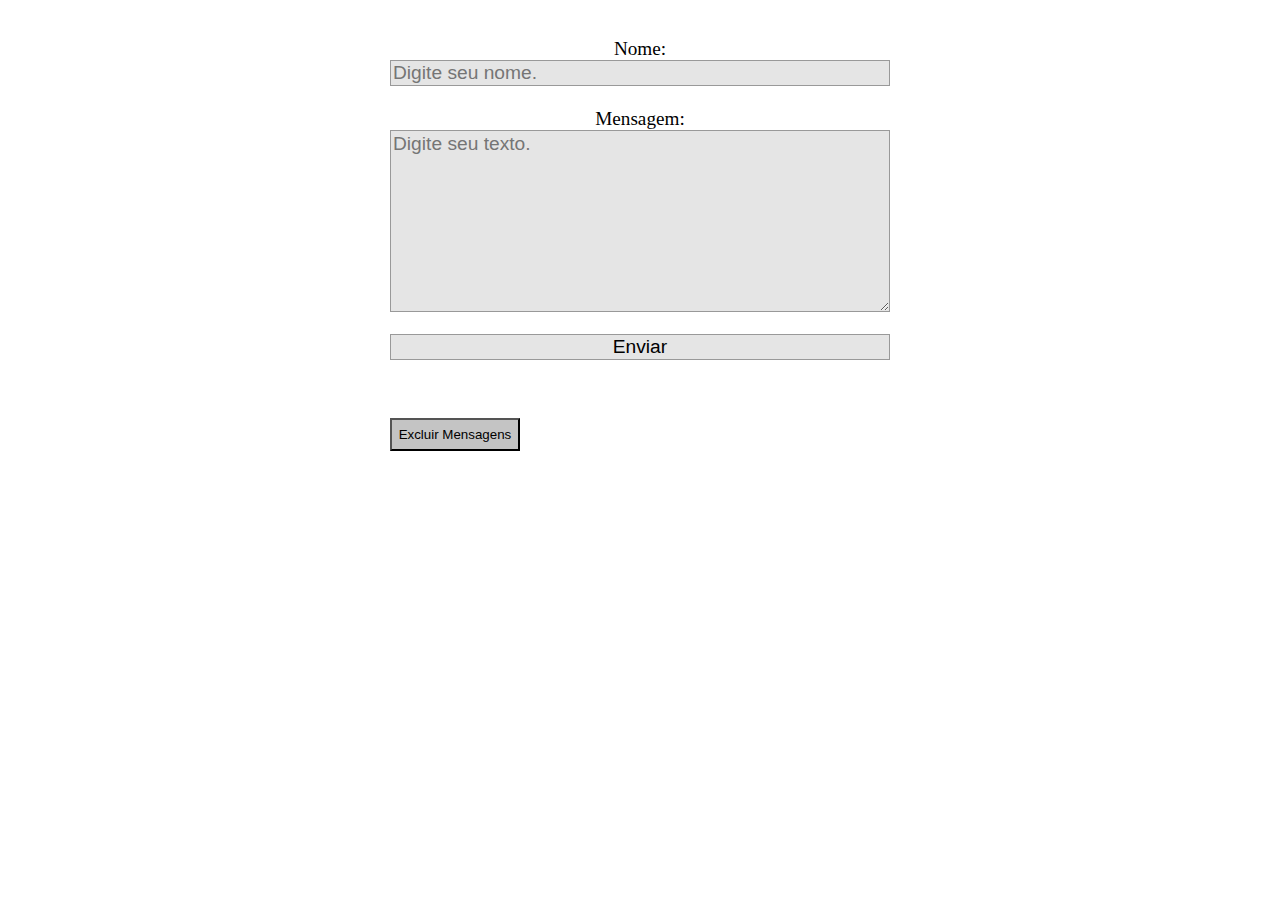
<file: Exercício Aula DOM/index.html>
<!DOCTYPE html>
<html lang="pt-br">

<head>
    <meta charset="UTF-8">
    <meta name="viewport" content="width=device-width, initial-scale=1.0">
    <link rel="stylesheet" href="style.css">
    <link href="https://fonts.google.com/specimen/Darker+Grotesque">
    <title>Document</title>
</head>
<div class="body" id="id-div">

</div>

<body>
    <script src="script.js" defer></script>
    <form method="POST">
        <label for="nome">Nome:</label>
        <input id="idnome" type="text" name="nome" placeholder="Digite seu nome.">
        <br>
        <label for="texto"> Mensagem:</label>
        <textarea id="idtexto" name="texto" placeholder="Digite seu texto." rows="8"></textarea>
        <br>
        <input id="idenviar" type="submit" class="enviar" value="Enviar">
    </form>
    <br>
    <div class="corpo" id="idcorpo">
        <button type="reset" class="apagarTudo" onclick="ApagarTudo()">Excluir Mensagens</button>
        <br>
        <div class="cards" id="idcards">
            <h1 id="registros"></h1>
        </div>
    </div>
</body>

</html>
</file>
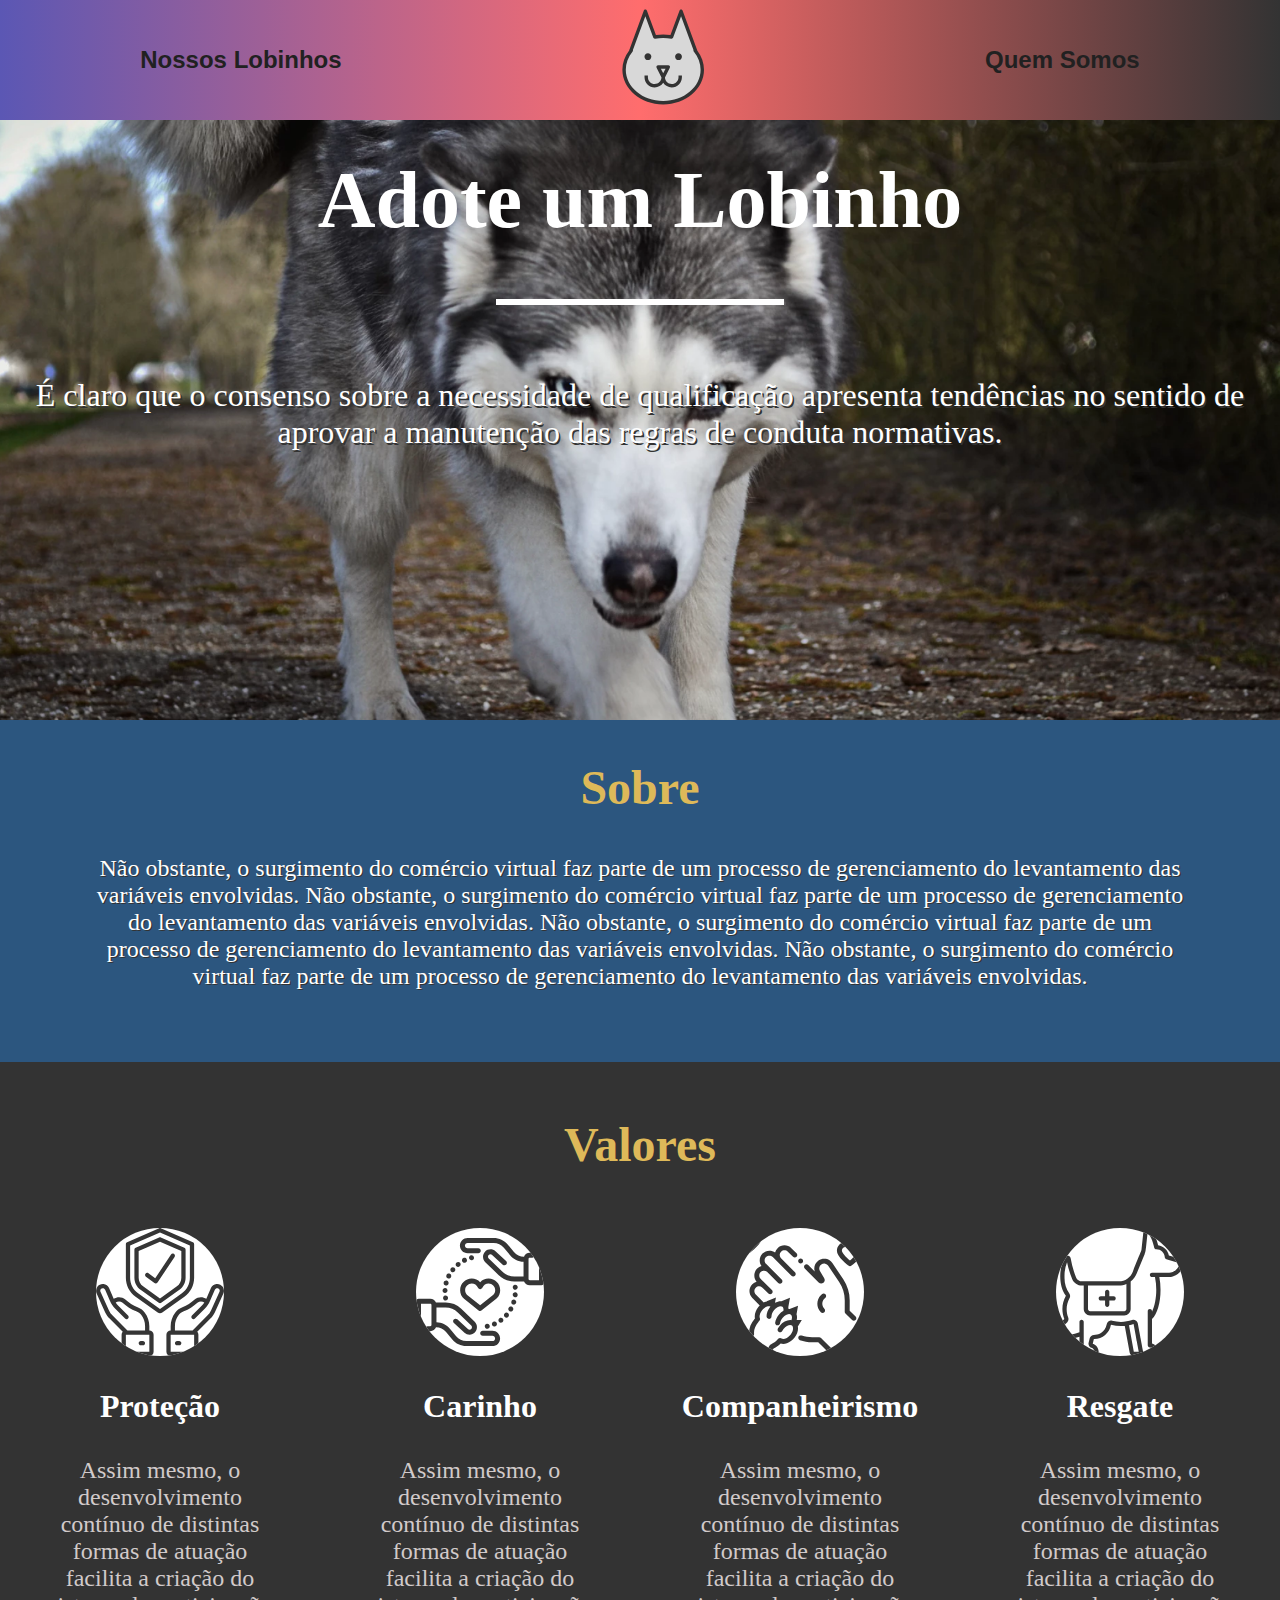
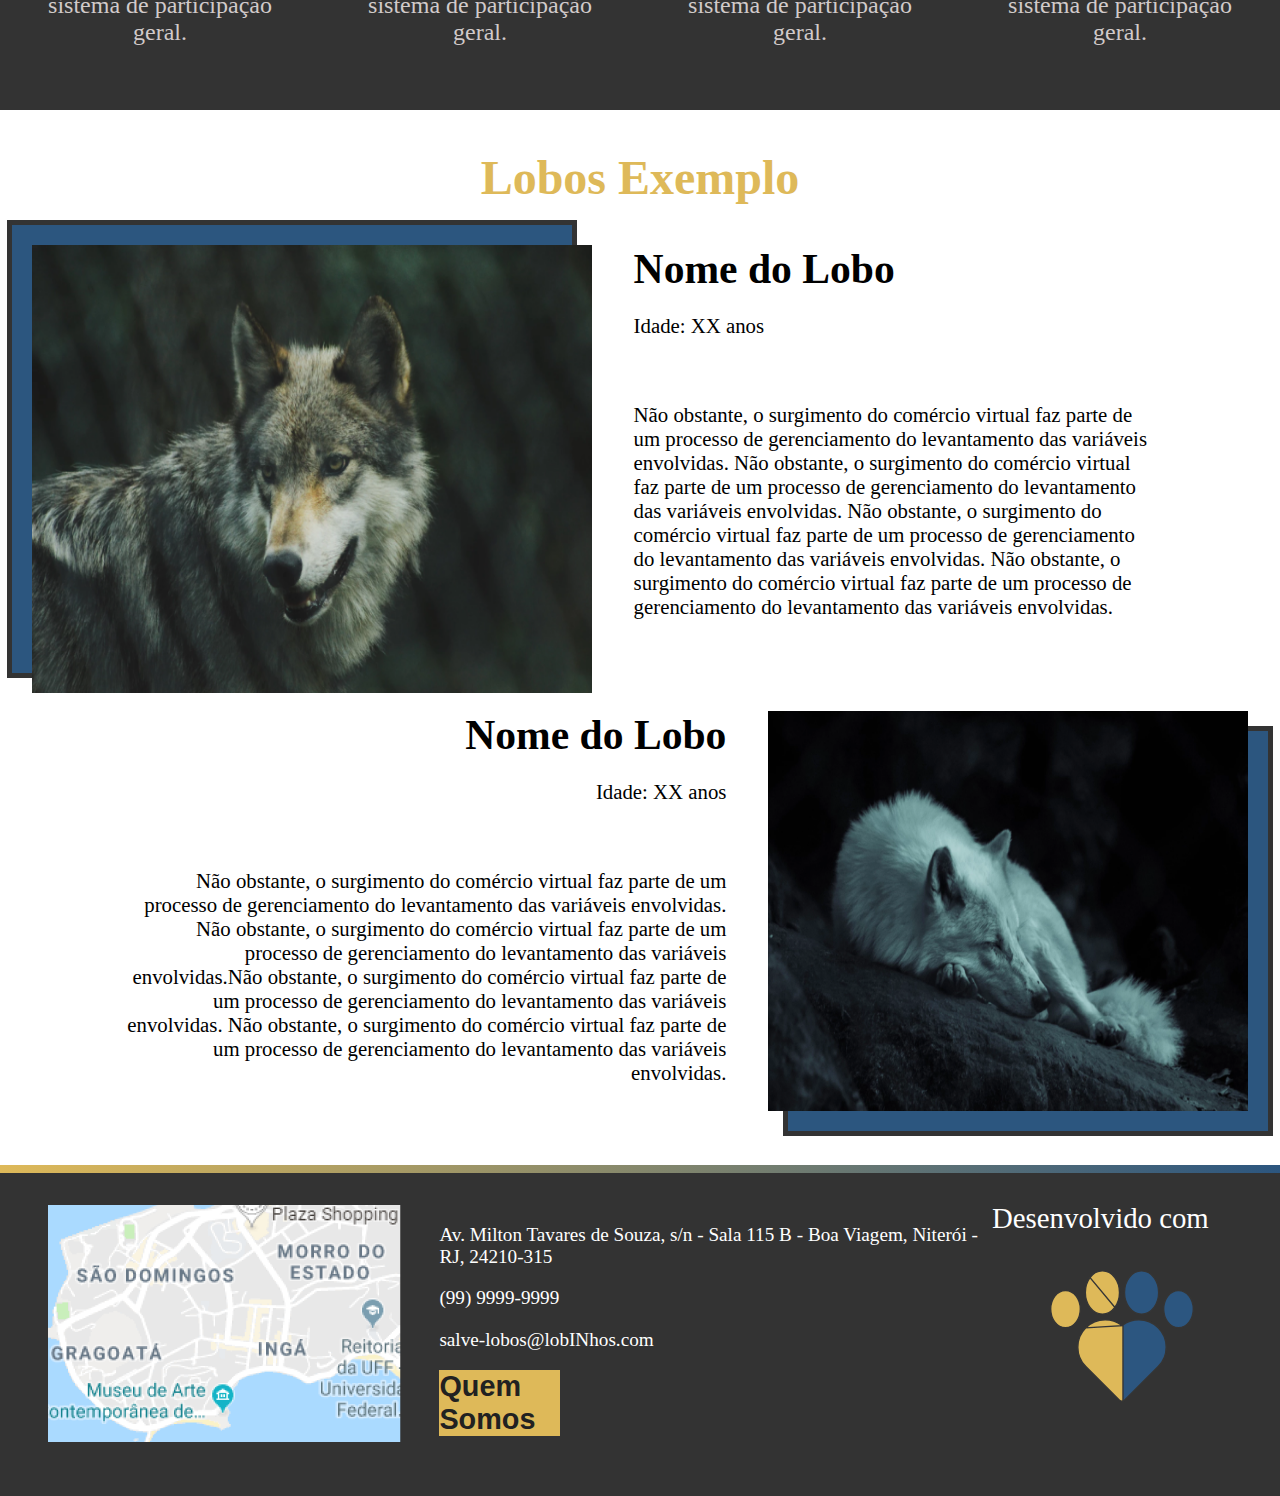
<file: Exercício Aula CSS/projeto-site-lobin/index.html>
<!DOCTYPE html>
<html lang="pt-br">

<head>
    <meta charset="UTF-8">
    <meta name="viewport" content="width=device-width, initial-scale=1.0">
    <link rel="stylesheet" href="style.css">
    <link href="https://fonts.google.com/specimen/Darker+Grotesque">
    <title>Document</title>
</head>

<body>
    <header>
        <a href="#"><b>Nossos Lobinhos</b></a>
        <a href="#"><img src="images/Logo.svg"></a>
        <a href="#"><b>Quem Somos</b></a>
    </header>
    <main>
        <section class="info">
            <div id="inicio">
                <h1>Adote um Lobinho</h1>
                <hr id="divisao"></hr>
                <p>É claro que o consenso sobre a necessidade de qualificação apresenta tendências no sentido de aprovar a manutenção das regras de conduta normativas.</p>
            </div>
        </section>
        <section class="sobre">
            <div>
                <h2>Sobre</h2>
                <p id="aboutFrase">Não obstante, o surgimento do comércio virtual faz parte de um processo de gerenciamento do levantamento das variáveis envolvidas. Não obstante, o surgimento do comércio virtual faz parte de um processo de gerenciamento do levantamento
                    das variáveis envolvidas. Não obstante, o surgimento do comércio virtual faz parte de um processo de gerenciamento do levantamento das variáveis envolvidas. Não obstante, o surgimento do comércio virtual faz parte de um processo de
                    gerenciamento do levantamento das variáveis envolvidas.
                </p>
            </div>
        </section>
        <section class="valores">
            <h2>Valores</h2>
            <div class="imagensD">
                <div class="divisaoImagens">
                    <figure>
                        <img src="images/life-insurance.svg">
                        <h3>Proteção</h3>
                        <figcaption>Assim mesmo, o desenvolvimento contínuo de distintas formas de atuação facilita a criação do sistema de participação geral.</figcaption>
                    </figure>
                </div>
                <div class="divisaoImagens">
                    <figure>
                        <img src="images/care.svg">
                        <h3>Carinho</h3>
                        <figcaption>Assim mesmo, o desenvolvimento contínuo de distintas formas de atuação facilita a criação do sistema de participação geral.</figcaption>
                    </figure>
                </div>
                <div class="divisaoImagens">
                    <figure>
                        <img src="images/Group.svg">
                        <h3>Companheirismo</h3>
                        <figcaption>Assim mesmo, o desenvolvimento contínuo de distintas formas de atuação facilita a criação do sistema de participação geral.</figcaption>
                    </figure>
                </div>
                <div class="divisaoImagens">
                    <figure>
                        <img src="images/Rescue Dog.svg">
                        <h3>Resgate</h3>
                        <figcaption>Assim mesmo, o desenvolvimento contínuo de distintas formas de atuação facilita a criação do sistema de participação geral.</figcaption>
                    </figure>
                </div>
        </section>
        <section class="wolves">
            <h2>Lobos Exemplo</h2>
            <div class="lobo1">
                <div class="textoLobo">
                    <h3>Nome do Lobo</h3>
                    <p>Idade: XX anos</p>
                    <br>
                    <p>Não obstante, o surgimento do comércio virtual faz parte de um processo de gerenciamento do levantamento das variáveis envolvidas. Não obstante, o surgimento do comércio virtual faz parte de um processo de gerenciamento do levantamento
                        das variáveis envolvidas. Não obstante, o surgimento do comércio virtual faz parte de um processo de gerenciamento do levantamento das variáveis envolvidas. Não obstante, o surgimento do comércio virtual faz parte de um processo
                        de gerenciamento do levantamento das variáveis envolvidas.
                    </p>
                </div>
                <img src="images/image (1).png">
            </div>
            <br>
            <div class="lobo2">
                <div class="textoLobo2">
                    <h3>Nome do Lobo</h3>
                    <p>Idade: XX anos</p>
                    <br>
                    <p>Não obstante, o surgimento do comércio virtual faz parte de um processo de gerenciamento do levantamento das variáveis envolvidas. Não obstante, o surgimento do comércio virtual faz parte de um processo de gerenciamento do levantamento
                        das variáveis envolvidas.Não obstante, o surgimento do comércio virtual faz parte de um processo de gerenciamento do levantamento das variáveis envolvidas. Não obstante, o surgimento do comércio virtual faz parte de um processo
                        de gerenciamento do levantamento das variáveis envolvidas.
                    </p>
                </div>
                <img src="images/image (2).png">
            </div>
        </section>
    </main>
    <br>
    <br>
    <br>
    <div class="gradient"></div>
    <footer>
        <div class="local">
            <div class="textoContato">
                <p>Av. Milton Tavares de Souza, s/n - Sala 115 B - Boa Viagem, Niterói - RJ, 24210-315</p>
                <p>(99) 9999-9999</p>
                <p>salve-lobos@lobINhos.com</p>

                <div class="quemSomos">
                    <a href="#"><b>Quem Somos</b></a>
                </div>
            </div>
            <a href="https://goo.gl/maps/vBSrcKE4Eii394B96"><img src="images/mapa.PNG"></a>

        </div>
        <div class="comAmor">
            <p>Desenvolvido com</p>
            <img src="images/paws.svg">
        </div>
    </footer>
</body>

</html>
</file>
<file: Exercício Aula DOM/style.css>
form {
    display: flex;
    flex-flow: column;
    align-items: center;
    margin-top: 2em;
    font-size: 1.2em;
}

input, textarea {
    font: 1em sans-serif;
    background-color: #E5E5E5;
    width: 500px;
    -moz-box-sizing: border-box;
    box-sizing: border-box;
    border: 1px solid #999;
}
input:focus, textarea:focus {
    border-color: #000;
}

.corpo{
    margin: 0 auto;
    justify-content: center;
    width: 500px;
    background-color: white
}

div.cedula{
    display: flex;
    flex-flow: column;
    background-color: #C4C4C4;
    border-width: 1em;
    margin-bottom: 2em;
}

button:hover, button.apagarTudo:hover, #idenviar:hover{
    background-color: rgb(100, 100, 100);
}
button.editar{
    border-style: none;
    margin-left: 30em;
    margin-right: 1em;
}
button.apagar{
    border-style: none;
    margin-left: 30em;
    margin-right: 1em;
    margin-top: 1em;
    margin-bottom:  1em;
    float: right;
}
button.apagarTudo{
    background-color: #C4C4C4;
    margin: 0 auto;
    justify-content: center;
    padding: .5em;
    margin-top: 3em;
}

.nomeRelativo{
    font-size: .8em;
    margin-left: .6em;
}
.mensagemRelativo{
    font-size: .6em;
    margin-top: .4em;
    margin-left: .6em;
    margin-right: .4em;
    margin-bottom: .6em;
    word-wrap: break-word;
}
</file>
<file: Exercício Aula CSS/projeto-site-lobin/style.css>
html {
    display: flex;
}


header {
    display: flex;
    background: rgb(2,0,36);
    background: linear-gradient(90deg, rgb(91, 87, 180) 0%, rgb(255, 109, 109) 50%, #333 100%);
    justify-content: space-around;
    height: 120px;
    box-shadow: 0px -7px #333;
}

body {
    font-family: 'Darker Grotesque';
    margin: 0%;
}

.info {
    display: flex;
    flex-flow: column;
    background-image: url("images/image (3).png");
    background-size: cover;
    background-position: center;
    justify-content: center;
    height: 600px;
}

hr {
    width: 22%;
    border-width: 3px;
    border-color: white;
    border-style: solid;
}

.info h1 {
    color: white;
    text-align: center;
    font-size: 5em;
}

a {
    color: rgb(33, 33, 33);
    justify-content: center;
    align-self: center;
    text-decoration: none;
    font-family: sans-serif;
    font-size: 1.5em;
}

a:hover {
    text-decoration: underline;
    animation-duration: 3s;
    animation-direction: initial;
}


div#titulo {
    text-align: center;
    padding-bottom: 2em;
}

div#inicio p {
    color: white;
    margin: auto;
    padding-top: 2em;
    font-size: 2em;
    text-align: center;
    text-shadow: 0.05em 0.05em #333;
    padding: 3 2em;
}

.sobre {
    display: flex;
    background-color: #2C567F;
}

div#inicio p {
    padding-bottom: 9em;
}

p#aboutFrase {
    margin: auto;
    text-align: center;
    color: white;
    text-shadow: 0.05em 0.05em #333;
    font-size: 1.5em;
    padding: 0 4em;
    padding-bottom: 3em;
    padding-top: auto;
}

.valores{
    background-color: #333333;
    padding-top: 1em;
    padding-bottom: 3em;
    text-align: center;
    text-shadow: 0.05em 0.05em #333;
    color: white;
}
.valores h3{
    font-size: 2em;
}
.imagensD{
    display: flex;
    justify-content: center;
}
header img {
    height: 4em;
}

.valores img {
    display: flex;
    margin: auto;
    align-content: center;
    justify-content: center;
    background-size: cover;
    border-radius: 100%;
    width: 8em;
    height: 8em;
    background-color: #fff;
}

figcaption {
    caption-side: bottom;
    text-align: center;
    font-size: 1em;
    color: #d1caca;
    font-size: 1.5em;
}

h2 {
    text-align: center;
    color: #DEB959;
    font-size: 3em;
}
.wolves{
    flex-wrap: wrap;
}

.lobo1{
    display: flex;
    justify-content: center;
    flex-flow: row-reverse;
}
.wolves h3{
    font-size: 2em;
    margin: 0em;
}
.textoLobo{
    padding-right: 6em;
    padding-left: 2em;
    font-size: 1.3em;
}
.lobo1 img{
    margin-left: 2em;
    height: 28em;
    width: 35em;
    box-shadow: -20px -20px #2C567F, -25px -25px #333, -25px -15px #333, -15px -25px #333;
}
.lobo2{
    display: flex;
    justify-content: center;
}
.lobo2 img{
    margin-right: 2em;
    height: 25em;
    width: 30em;
    box-shadow: 20px 20px #2C567F, 25px 25px #333, 25px 15px #333, 15px 25px #333;
}
.textoLobo2{
    display: flex;
    flex-flow: column;
    text-align: right;
    padding-left: 6em;
    padding-right: 2em;
    font-size: 1.3em;
}

.gradient{
    background: linear-gradient(0.25turn, #DEB959, #2C567F);
    padding-top: .5em;
}

footer{
    background-color: #333333;
    display: flex;
    margin: auto;
    color: #fff;
}

.local{
    display: flex;
    flex-flow: row-reverse;
    margin-top: 2em;
    margin-bottom: 3em;
}
.textoContato{
    margin-left: 2em;
    font-size: 1.2em;
}
.quemSomos{
    color: #333;
    background-color: #DEB959;
    margin-right: 22.5em;

}
footer img{
    margin-left: 2em;
}
.comAmor{
    font-size: 1.8em;
}
.comAmor img{
    height: 5em;
    margin-right: 3em;
}
</file>
